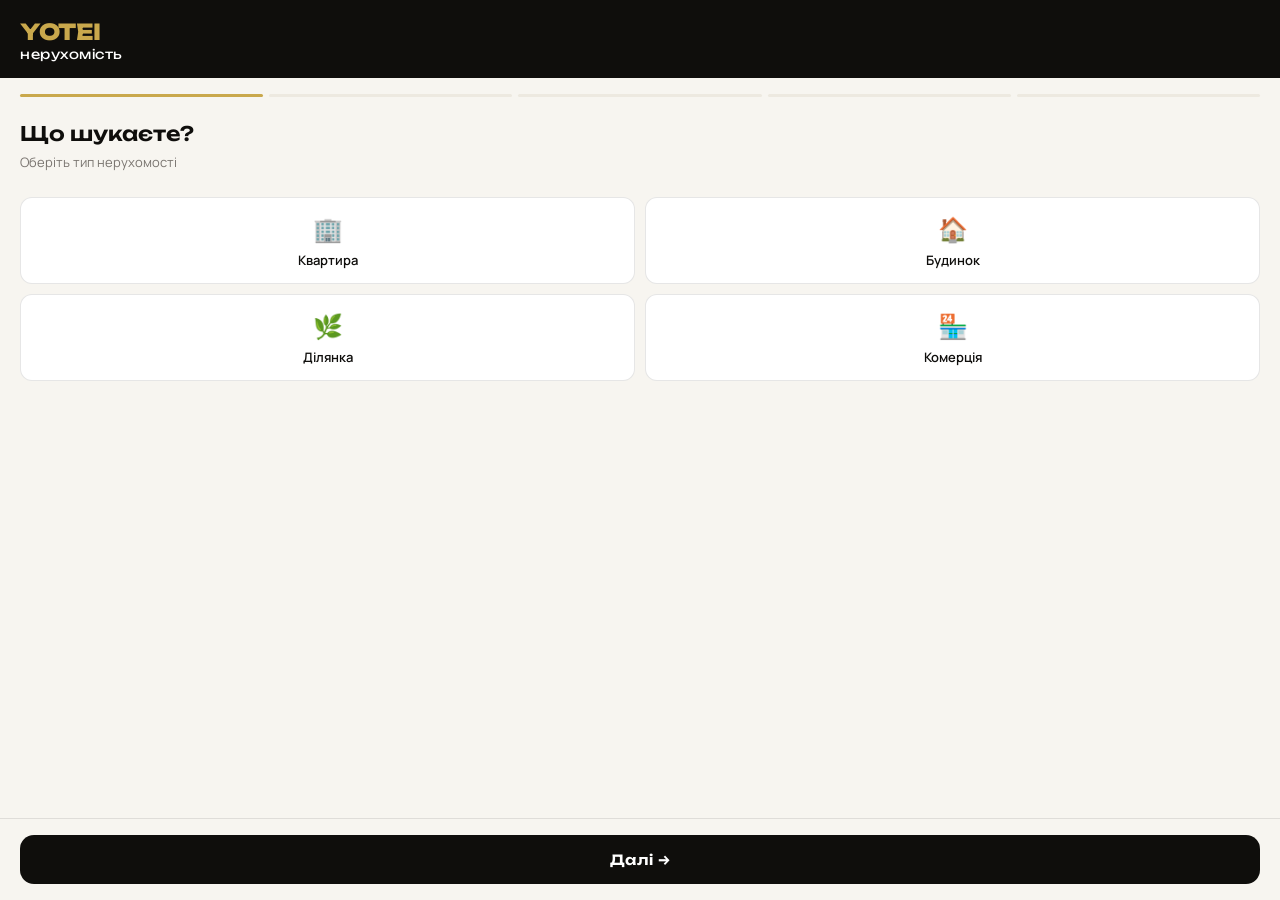
<file: index.html>
<!DOCTYPE html>
<html lang="uk">
<head>
<meta charset="UTF-8">
<meta name="viewport" content="width=device-width, initial-scale=1.0, maximum-scale=1.0">
<title>Yotei — Нерухомість</title>
<link rel="preconnect" href="https://fonts.googleapis.com">
<link href="https://fonts.googleapis.com/css2?family=Unbounded:wght@400;600;800&family=Manrope:wght@400;500;600&display=swap" rel="stylesheet">
<script src="https://telegram.org/js/telegram-web-app.js"></script>
<style>
  :root {
    --ink: #0f0e0c;
    --paper: #f7f5f0;
    --cream: #ede9e0;
    --accent: #c9a84c;
    --accent2: #2d6a4f;
    --muted: #7a7570;
    --card-bg: #ffffff;
    --border: rgba(15,14,12,.1);
    --radius: 16px;
    --shadow: 0 4px 24px rgba(15,14,12,.08);
  }
  * { box-sizing: border-box; margin: 0; padding: 0; -webkit-tap-highlight-color: transparent; }

  body {
    font-family: 'Manrope', sans-serif;
    background: var(--paper);
    color: var(--ink);
    min-height: 100vh;
    overflow-x: hidden;
  }

  /* ── HEADER ── */
  .header {
    background: var(--ink);
    padding: 18px 20px 16px;
    display: flex;
    align-items: center;
    gap: 12px;
    position: sticky;
    top: 0;
    z-index: 100;
  }
  .logo {
    font-family: 'Unbounded', sans-serif;
    font-size: 22px;
    font-weight: 800;
    color: var(--accent);
    letter-spacing: -0.5px;
  }
  .logo span { color: #fff; font-weight: 400; font-size: 13px; display: block; margin-top: 1px; letter-spacing: 0.5px; }

  /* ── STEPS ── */
  .steps-bar {
    display: flex;
    gap: 6px;
    padding: 16px 20px 0;
  }
  .step-dot {
    flex: 1;
    height: 3px;
    border-radius: 2px;
    background: var(--cream);
    transition: background .3s;
  }
  .step-dot.active { background: var(--accent); }
  .step-dot.done { background: var(--accent2); }

  /* ── SCREENS ── */
  .screen {
    display: none;
    padding: 24px 20px 100px;
    animation: fadeUp .3s ease;
  }
  .screen.active { display: block; }
  @keyframes fadeUp {
    from { opacity: 0; transform: translateY(16px); }
    to   { opacity: 1; transform: translateY(0); }
  }

  .screen-title {
    font-family: 'Unbounded', sans-serif;
    font-size: 20px;
    font-weight: 600;
    line-height: 1.3;
    margin-bottom: 6px;
    color: var(--ink);
  }
  .screen-sub {
    font-size: 13px;
    color: var(--muted);
    margin-bottom: 24px;
    line-height: 1.5;
  }

  /* ── OPTION CHIPS ── */
  .chip-grid {
    display: grid;
    grid-template-columns: 1fr 1fr;
    gap: 10px;
    margin-bottom: 24px;
  }
  .chip-grid.cols3 { grid-template-columns: 1fr 1fr 1fr; }
  .chip {
    border: 1.5px solid var(--border);
    background: var(--card-bg);
    border-radius: 12px;
    padding: 14px 12px;
    cursor: pointer;
    transition: all .2s;
    text-align: center;
    user-select: none;
  }
  .chip .chip-icon { font-size: 24px; display: block; margin-bottom: 6px; }
  .chip .chip-label { font-size: 13px; font-weight: 600; color: var(--ink); }
  .chip .chip-sub { font-size: 11px; color: var(--muted); margin-top: 2px; }
  .chip.selected {
    border-color: var(--accent);
    background: #fdf8ec;
  }
  .chip.selected .chip-label { color: var(--accent); }

  /* ── INPUTS ── */
  .field-group { margin-bottom: 20px; }
  .field-label {
    font-size: 12px;
    font-weight: 600;
    text-transform: uppercase;
    letter-spacing: 0.8px;
    color: var(--muted);
    margin-bottom: 8px;
    display: block;
  }
  input[type=text], input[type=number], select {
    width: 100%;
    background: var(--card-bg);
    border: 1.5px solid var(--border);
    border-radius: 12px;
    padding: 14px 16px;
    font-family: 'Manrope', sans-serif;
    font-size: 15px;
    color: var(--ink);
    outline: none;
    transition: border .2s;
    -webkit-appearance: none;
  }
  input:focus, select:focus { border-color: var(--accent); }

  .price-row { display: grid; grid-template-columns: 1fr 1fr; gap: 10px; }

  /* ── RANGE SLIDER ── */
  .range-wrap { position: relative; padding: 8px 0; }
  input[type=range] {
    -webkit-appearance: none;
    width: 100%;
    height: 4px;
    background: var(--cream);
    border-radius: 2px;
    outline: none;
    border: none;
    padding: 0;
  }
  input[type=range]::-webkit-slider-thumb {
    -webkit-appearance: none;
    width: 22px;
    height: 22px;
    border-radius: 50%;
    background: var(--accent);
    cursor: pointer;
    border: 3px solid #fff;
    box-shadow: 0 2px 8px rgba(201,168,76,.4);
  }
  .range-labels {
    display: flex;
    justify-content: space-between;
    font-size: 12px;
    color: var(--muted);
    margin-top: 6px;
  }
  .range-val {
    font-family: 'Unbounded', sans-serif;
    font-size: 18px;
    font-weight: 600;
    color: var(--accent);
    margin-bottom: 8px;
  }

  /* ── RESULTS / CARDS ── */
  .results-header {
    display: flex;
    justify-content: space-between;
    align-items: center;
    margin-bottom: 16px;
  }
  .results-count {
    font-family: 'Unbounded', sans-serif;
    font-size: 14px;
    font-weight: 600;
  }
  .filter-tag {
    background: var(--cream);
    border-radius: 20px;
    padding: 4px 10px;
    font-size: 11px;
    font-weight: 600;
    color: var(--muted);
  }

  /* ── PROPERTY CARD ── */
  .prop-card {
    background: var(--card-bg);
    border-radius: var(--radius);
    overflow: hidden;
    box-shadow: var(--shadow);
    margin-bottom: 16px;
    border: 1px solid var(--border);
    cursor: pointer;
    transition: transform .2s, box-shadow .2s;
    animation: fadeUp .3s ease both;
  }
  .prop-card:active { transform: scale(.98); }
  .prop-card:hover { box-shadow: 0 8px 32px rgba(15,14,12,.12); }
  .prop-img {
    width: 100%;
    height: 200px;
    object-fit: cover;
    display: block;
    background: var(--cream);
  }
  .prop-img-placeholder {
    width: 100%;
    height: 200px;
    background: linear-gradient(135deg, var(--cream) 0%, #e8e2d4 100%);
    display: flex;
    align-items: center;
    justify-content: center;
    font-size: 48px;
  }
  .prop-body { padding: 16px; }
  .prop-price {
    font-family: 'Unbounded', sans-serif;
    font-size: 20px;
    font-weight: 700;
    color: var(--ink);
    margin-bottom: 4px;
  }
  .prop-price span { font-size: 13px; font-weight: 400; color: var(--muted); }
  .prop-title {
    font-size: 15px;
    font-weight: 600;
    margin-bottom: 6px;
    color: var(--ink);
    line-height: 1.4;
  }
  .prop-location {
    font-size: 12px;
    color: var(--muted);
    margin-bottom: 12px;
    display: flex;
    align-items: center;
    gap: 4px;
  }
  .prop-tags {
    display: flex;
    gap: 6px;
    flex-wrap: wrap;
  }
  .prop-tag {
    background: var(--cream);
    border-radius: 8px;
    padding: 4px 10px;
    font-size: 12px;
    font-weight: 500;
    color: var(--ink);
  }
  .prop-tag.gold {
    background: #fdf8ec;
    color: var(--accent);
  }

  /* ── SEND BUTTON ── */
  .btn-send {
    position: fixed;
    bottom: 0;
    left: 0;
    right: 0;
    padding: 16px 20px calc(16px + env(safe-area-inset-bottom));
    background: var(--paper);
    border-top: 1px solid var(--border);
    z-index: 200;
  }
  .btn-primary {
    width: 100%;
    background: var(--ink);
    color: #fff;
    border: none;
    border-radius: 14px;
    padding: 16px;
    font-family: 'Unbounded', sans-serif;
    font-size: 14px;
    font-weight: 600;
    cursor: pointer;
    transition: all .2s;
    letter-spacing: 0.3px;
  }
  .btn-primary:active { transform: scale(.98); opacity: .9; }
  .btn-primary.accent { background: var(--accent); color: var(--ink); }
  .btn-primary:disabled { opacity: .4; }

  /* ── EMPTY ── */
  .empty-state {
    text-align: center;
    padding: 48px 20px;
  }
  .empty-icon { font-size: 48px; margin-bottom: 16px; }
  .empty-title { font-family: 'Unbounded', sans-serif; font-size: 16px; font-weight: 600; margin-bottom: 8px; }
  .empty-sub { font-size: 14px; color: var(--muted); line-height: 1.6; }

  /* ── SKELETON ── */
  .skeleton {
    background: linear-gradient(90deg, var(--cream) 25%, var(--paper) 50%, var(--cream) 75%);
    background-size: 200% 100%;
    animation: shimmer 1.5s infinite;
    border-radius: 8px;
  }
  @keyframes shimmer { to { background-position: -200% 0; } }
</style>
</head>
<body>

<div class="header">
  <div>
    <div class="logo">YOTEI<span>нерухомість</span></div>
  </div>
</div>

<div class="steps-bar" id="stepsBar">
  <div class="step-dot active" id="dot0"></div>
  <div class="step-dot" id="dot1"></div>
  <div class="step-dot" id="dot2"></div>
  <div class="step-dot" id="dot3"></div>
  <div class="step-dot" id="dot4"></div>
</div>

<!-- SCREEN 0: Тип нерухомості -->
<div class="screen active" id="screen0">
  <p class="screen-title">Що шукаєте?</p>
  <p class="screen-sub">Оберіть тип нерухомості</p>
  <div class="chip-grid">
    <div class="chip" data-value="apartment" onclick="selectType(this)">
      <span class="chip-icon">🏢</span>
      <div class="chip-label">Квартира</div>
    </div>
    <div class="chip" data-value="house" onclick="selectType(this)">
      <span class="chip-icon">🏠</span>
      <div class="chip-label">Будинок</div>
    </div>
    <div class="chip" data-value="land" onclick="selectType(this)">
      <span class="chip-icon">🌿</span>
      <div class="chip-label">Ділянка</div>
    </div>
    <div class="chip" data-value="commercial" onclick="selectType(this)">
      <span class="chip-icon">🏪</span>
      <div class="chip-label">Комерція</div>
    </div>
  </div>
</div>

<!-- SCREEN 1: Місто -->
<div class="screen" id="screen1">
  <p class="screen-title">Яке місто?</p>
  <p class="screen-sub">Введіть назву міста або оберіть</p>
  <div class="field-group">
    <input type="text" id="cityInput" placeholder="Наприклад: Харків" oninput="updateCity(this.value)">
  </div>
  <div class="chip-grid cols3">
    <div class="chip" onclick="setCity('Харків')"><div class="chip-label">Харків</div></div>
    <div class="chip" onclick="setCity('Київ')"><div class="chip-label">Київ</div></div>
    <div class="chip" onclick="setCity('Одеса')"><div class="chip-label">Одеса</div></div>
    <div class="chip" onclick="setCity('Львів')"><div class="chip-label">Львів</div></div>
    <div class="chip" onclick="setCity('Дніпро')"><div class="chip-label">Дніпро</div></div>
    <div class="chip" onclick="setCity('Запоріжжя')"><div class="chip-label">Запоріжжя</div></div>
  </div>
</div>

<!-- SCREEN 2: Бюджет -->
<div class="screen" id="screen2">
  <p class="screen-title">Ваш бюджет</p>
  <p class="screen-sub">Вкажіть максимальну суму</p>
  <div class="range-val" id="budgetVal">до 100 000 $</div>
  <div class="range-wrap">
    <input type="range" min="5000" max="500000" step="5000" value="100000"
           id="budgetRange" oninput="updateBudget(this.value)">
    <div class="range-labels"><span>5 000 $</span><span>500 000 $</span></div>
  </div>
  <div class="field-group" style="margin-top:24px">
    <label class="field-label">Або введіть точну суму</label>
    <div class="price-row">
      <input type="number" id="priceMin" placeholder="Від $" oninput="updateFilters()">
      <input type="number" id="priceMax" placeholder="До $" oninput="syncRange(this.value)">
    </div>
  </div>
</div>

<!-- SCREEN 3: Параметри -->
<div class="screen" id="screen3">
  <p class="screen-title">Параметри</p>
  <p class="screen-sub">Уточніть деталі (необов'язково)</p>

  <div class="field-group">
    <label class="field-label">Кімнат</label>
    <div class="chip-grid cols3" id="roomsGrid" style="margin-bottom:0">
      <div class="chip" data-value="1" onclick="selectRooms(this)"><div class="chip-label">1</div></div>
      <div class="chip" data-value="2" onclick="selectRooms(this)"><div class="chip-label">2</div></div>
      <div class="chip" data-value="3" onclick="selectRooms(this)"><div class="chip-label">3+</div></div>
    </div>
  </div>

  <div class="field-group">
    <label class="field-label">Мінімальна площа (м²)</label>
    <input type="number" id="areaMin" placeholder="Наприклад: 50" oninput="updateFilters()">
  </div>

  <div class="field-group">
    <label class="field-label">Стан</label>
    <select id="conditionSelect" onchange="updateFilters()">
      <option value="">Будь-який</option>
      <option value="Новобудова">Новобудова</option>
      <option value="Євроремонт">Євроремонт</option>
      <option value="Хороший">Хороший стан</option>
      <option value="Потребує ремонту">Потребує ремонту</option>
    </select>
  </div>
</div>

<!-- SCREEN 4: Результати -->
<div class="screen" id="screen4">
  <div class="results-header">
    <div class="results-count" id="resultsCount">Шукаємо...</div>
    <div class="filter-tag" id="filterTag"></div>
  </div>
  <div id="propList"></div>
</div>

<!-- Кнопка дії -->
<div class="btn-send">
  <button class="btn-primary" id="mainBtn" onclick="nextStep()">Далі →</button>
</div>

<script>
const tg = window.Telegram?.WebApp;
if (tg) { tg.expand(); tg.ready(); }

// ── Стан ──────────────────────────────────────────────────
let state = {
  step: 0,
  type: '',
  city: '',
  price_min: null,
  price_max: 100000,
  rooms: null,
  area_min: null,
  condition: '',
};
let properties = [];

// ── Навігація ─────────────────────────────────────────────
function goTo(step) {
  document.querySelectorAll('.screen').forEach((s,i) => s.classList.toggle('active', i===step));
  document.querySelectorAll('.step-dot').forEach((d,i) => {
    d.classList.toggle('active', i===step);
    d.classList.toggle('done', i<step);
  });
  state.step = step;
  updateBtn();
}

function nextStep() {
  const s = state.step;
  if (s === 0 && !state.type) return shake();
  if (s === 1 && !state.city) return shake();
  if (s === 3) { loadResults(); goTo(4); return; }
  if (s === 4) { sendToBot(); return; }
  goTo(s + 1);
}

function updateBtn() {
  const btn = document.getElementById('mainBtn');
  const labels = ['Далі →', 'Далі →', 'Далі →', 'Показати об\'єкти 🔍', 'Надіслати в бот ✓'];
  btn.textContent = labels[state.step];
  if (state.step === 4) btn.classList.add('accent');
  else btn.classList.remove('accent');
}

function shake() {
  const btn = document.getElementById('mainBtn');
  btn.style.transform = 'translateX(-8px)';
  setTimeout(() => btn.style.transform = 'translateX(8px)', 80);
  setTimeout(() => btn.style.transform = '', 160);
}

// ── Вибір типу ────────────────────────────────────────────
function selectType(el) {
  document.querySelectorAll('#screen0 .chip').forEach(c => c.classList.remove('selected'));
  el.classList.add('selected');
  state.type = el.dataset.value;
}

// ── Місто ─────────────────────────────────────────────────
function setCity(city) {
  state.city = city;
  document.getElementById('cityInput').value = city;
  document.querySelectorAll('#screen1 .chip').forEach(c => {
    c.classList.toggle('selected', c.querySelector('.chip-label')?.textContent === city);
  });
}
function updateCity(v) { state.city = v; }

// ── Бюджет ────────────────────────────────────────────────
function updateBudget(v) {
  state.price_max = parseInt(v);
  document.getElementById('budgetVal').textContent = `до ${formatNum(v)} $`;
  document.getElementById('priceMax').value = v;
}
function syncRange(v) {
  state.price_max = parseInt(v) || 100000;
  document.getElementById('budgetRange').value = state.price_max;
  document.getElementById('budgetVal').textContent = `до ${formatNum(state.price_max)} $`;
}

// ── Кімнати ───────────────────────────────────────────────
function selectRooms(el) {
  document.querySelectorAll('#roomsGrid .chip').forEach(c => c.classList.remove('selected'));
  if (state.rooms == el.dataset.value) { state.rooms = null; return; }
  el.classList.add('selected');
  state.rooms = el.dataset.value;
}

function updateFilters() {
  state.price_min = parseInt(document.getElementById('priceMin').value) || null;
  state.area_min = parseFloat(document.getElementById('areaMin').value) || null;
  state.condition = document.getElementById('conditionSelect').value;
}

// ── Завантаження об'єктів ─────────────────────────────────
async function loadResults() {
  const list = document.getElementById('propList');
  list.innerHTML = renderSkeletons(3);
  document.getElementById('resultsCount').textContent = 'Шукаємо...';

  try {
    const params = new URLSearchParams();
    if (state.type && state.type !== 'all') params.set('type', state.type);
    if (state.city) params.set('city', state.city);
    if (state.price_min) params.set('price_min', state.price_min);
    if (state.price_max) params.set('price_max', state.price_max);
    if (state.rooms) params.set('rooms', state.rooms);

    const API = window.YOTEI_API || 'http://localhost:8000';
    const res = await fetch(`${API}/public/properties?${params}`);
    properties = await res.json();
  } catch(e) {
    properties = getDemoProps();
  }

  renderResults();
}

function renderResults() {
  const list = document.getElementById('propList');
  const count = document.getElementById('resultsCount');
  const tag = document.getElementById('filterTag');

  count.textContent = `Знайдено: ${properties.length}`;
  tag.textContent = typeLabel(state.type);

  if (!properties.length) {
    list.innerHTML = `
      <div class="empty-state">
        <div class="empty-icon">🔍</div>
        <div class="empty-title">Нічого не знайдено</div>
        <div class="empty-sub">Спробуйте змінити параметри пошуку</div>
      </div>`;
    return;
  }

  list.innerHTML = properties.map((p, i) => `
    <div class="prop-card" style="animation-delay:${i*60}ms">
      ${p.photo
        ? `<img class="prop-img" src="${p.photo}" alt="${p.title}" loading="lazy">`
        : `<div class="prop-img-placeholder">${typeEmoji(p.type)}</div>`}
      <div class="prop-body">
        <div class="prop-price">${formatNum(p.price)} $ <span>~ ${formatNum(Math.round(p.price/p.area||0))}/м²</span></div>
        <div class="prop-title">${p.title}</div>
        <div class="prop-location">📍 ${p.city}${p.district ? ', '+p.district : ''}</div>
        <div class="prop-tags">
          ${p.area ? `<span class="prop-tag">📐 ${p.area} м²</span>` : ''}
          ${p.rooms ? `<span class="prop-tag">🛏 ${p.rooms} кімн.</span>` : ''}
          ${p.condition ? `<span class="prop-tag gold">${p.condition}</span>` : ''}
          ${p.floor ? `<span class="prop-tag">🏢 ${p.floor}/${p.total_floors} пов.</span>` : ''}
        </div>
      </div>
    </div>
  `).join('');
}

// ── Відправка в бот ───────────────────────────────────────
function sendToBot() {
  const payload = JSON.stringify({
    type: state.type,
    city: state.city,
    price_min: state.price_min,
    price_max: state.price_max,
    rooms: state.rooms,
    area_min: state.area_min,
    condition: state.condition,
  });

  if (tg) {
    tg.sendData(payload);
    tg.close();
  } else {
    alert('Фільтри: ' + payload);
  }
}

// ── Helpers ───────────────────────────────────────────────
function formatNum(n) { return Number(n).toLocaleString('uk-UA'); }

function typeLabel(t) {
  const m = {apartment:'Квартири', house:'Будинки', land:'Ділянки', commercial:'Комерція'};
  return m[t] || 'Всі типи';
}
function typeEmoji(t) {
  const m = {apartment:'🏢', house:'🏠', land:'🌿', commercial:'🏪'};
  return m[t] || '🏠';
}

function renderSkeletons(n) {
  return Array(n).fill(0).map(() => `
    <div class="prop-card">
      <div class="skeleton" style="height:200px;border-radius:0"></div>
      <div class="prop-body">
        <div class="skeleton" style="height:24px;width:60%;margin-bottom:8px"></div>
        <div class="skeleton" style="height:16px;width:80%;margin-bottom:12px"></div>
        <div class="skeleton" style="height:12px;width:40%"></div>
      </div>
    </div>
  `).join('');
}

function getDemoProps() {
  return [
    {id:1, title:'2-кімнатна на Салтівці', type:'apartment', price:45000, city:'Харків', district:'Салтівка', area:52, rooms:2, floor:5, total_floors:9, condition:'Хороший', photo:'https://images.unsplash.com/photo-1502672260266-1c1ef2d93688?w=600'},
    {id:2, title:'Будинок з садом', type:'house', price:95000, city:'Харків', district:'Харківський р-н', area:120, rooms:4, condition:'Відмінний', photo:'https://images.unsplash.com/photo-1568605114967-8130f3a36994?w=600'},
    {id:3, title:'Студія в центрі', type:'apartment', price:38000, city:'Харків', district:'Центр', area:35, rooms:1, floor:8, total_floors:12, condition:'Євроремонт', photo:'https://images.unsplash.com/photo-1522708323590-d24dbb6b0267?w=600'},
  ];
}

// ── Init ──────────────────────────────────────────────────
updateBtn();
if (tg && tg.themeParams?.bg_color) {
  document.documentElement.style.setProperty('--paper', tg.themeParams.bg_color);
}
</script>
</body>
</html>
</file>
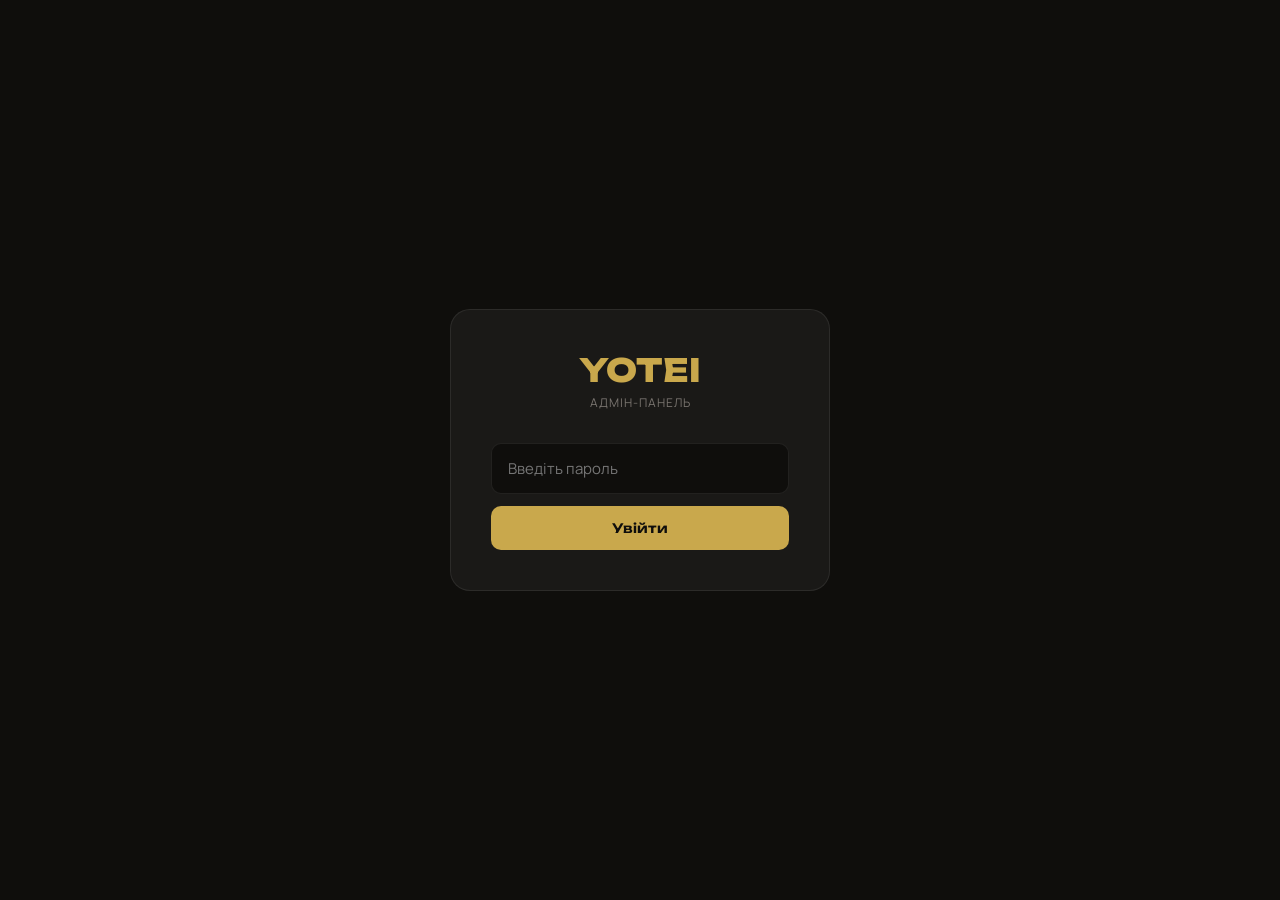
<file: index1.html>
<!DOCTYPE html>
<html lang="uk">
<head>
<meta charset="UTF-8">
<meta name="viewport" content="width=device-width, initial-scale=1.0">
<title>Yotei Admin</title>
<link rel="preconnect" href="https://fonts.googleapis.com">
<link href="https://fonts.googleapis.com/css2?family=Unbounded:wght@400;600;800&family=Manrope:wght@400;500;600&display=swap" rel="stylesheet">
<style>
  :root {
    --bg: #0f0e0c;
    --surface: #1a1917;
    --surface2: #242220;
    --border: rgba(255,255,255,.08);
    --text: #f0ede6;
    --muted: #7a7570;
    --accent: #c9a84c;
    --green: #2d6a4f;
    --green-l: #52b788;
    --red: #c1121f;
    --red-l: #ff6b6b;
    --radius: 12px;
  }
  * { box-sizing: border-box; margin: 0; padding: 0; }
  body { font-family: 'Manrope', sans-serif; background: var(--bg); color: var(--text); min-height: 100vh; }

  /* ── LOGIN ── */
  #loginScreen {
    min-height: 100vh;
    display: flex;
    align-items: center;
    justify-content: center;
    padding: 20px;
  }
  .login-box {
    background: var(--surface);
    border: 1px solid var(--border);
    border-radius: 20px;
    padding: 40px;
    width: 100%;
    max-width: 380px;
    text-align: center;
  }
  .login-logo {
    font-family: 'Unbounded', sans-serif;
    font-size: 32px;
    font-weight: 800;
    color: var(--accent);
    margin-bottom: 4px;
  }
  .login-sub { font-size: 12px; color: var(--muted); margin-bottom: 32px; letter-spacing: 1px; text-transform: uppercase; }
  .login-input {
    width: 100%;
    background: var(--bg);
    border: 1px solid var(--border);
    border-radius: 10px;
    padding: 14px 16px;
    color: var(--text);
    font-family: 'Manrope', sans-serif;
    font-size: 15px;
    margin-bottom: 12px;
    outline: none;
    transition: border .2s;
  }
  .login-input:focus { border-color: var(--accent); }
  .login-btn {
    width: 100%;
    background: var(--accent);
    color: #0f0e0c;
    border: none;
    border-radius: 10px;
    padding: 14px;
    font-family: 'Unbounded', sans-serif;
    font-size: 13px;
    font-weight: 600;
    cursor: pointer;
    transition: opacity .2s;
  }
  .login-btn:hover { opacity: .9; }
  .login-err { color: var(--red-l); font-size: 13px; margin-top: 10px; display: none; }

  /* ── APP ── */
  #app { display: none; }

  /* ── SIDEBAR ── */
  .layout { display: flex; min-height: 100vh; }
  .sidebar {
    width: 220px;
    background: var(--surface);
    border-right: 1px solid var(--border);
    padding: 24px 0;
    position: fixed;
    top: 0; left: 0; bottom: 0;
    display: flex;
    flex-direction: column;
  }
  .sidebar-logo {
    font-family: 'Unbounded', sans-serif;
    font-size: 20px;
    font-weight: 800;
    color: var(--accent);
    padding: 0 20px 24px;
    border-bottom: 1px solid var(--border);
    margin-bottom: 16px;
  }
  .sidebar-logo span { display: block; font-size: 10px; color: var(--muted); font-weight: 400; letter-spacing: 1px; text-transform: uppercase; margin-top: 2px; }
  .nav-item {
    display: flex;
    align-items: center;
    gap: 10px;
    padding: 11px 20px;
    font-size: 14px;
    font-weight: 500;
    color: var(--muted);
    cursor: pointer;
    border-radius: 8px;
    margin: 2px 8px;
    transition: all .2s;
  }
  .nav-item:hover { background: var(--surface2); color: var(--text); }
  .nav-item.active { background: var(--surface2); color: var(--accent); }
  .nav-icon { font-size: 16px; width: 20px; text-align: center; }

  /* ── MAIN ── */
  .main { margin-left: 220px; padding: 32px; flex: 1; }
  .page { display: none; }
  .page.active { display: block; }

  .page-title {
    font-family: 'Unbounded', sans-serif;
    font-size: 22px;
    font-weight: 700;
    margin-bottom: 24px;
    color: var(--text);
  }

  /* ── STAT CARDS ── */
  .stats-grid {
    display: grid;
    grid-template-columns: repeat(3, 1fr);
    gap: 16px;
    margin-bottom: 32px;
  }
  .stat-card {
    background: var(--surface);
    border: 1px solid var(--border);
    border-radius: var(--radius);
    padding: 20px;
  }
  .stat-label { font-size: 12px; color: var(--muted); text-transform: uppercase; letter-spacing: .8px; margin-bottom: 8px; }
  .stat-val { font-family: 'Unbounded', sans-serif; font-size: 28px; font-weight: 700; color: var(--accent); }

  /* ── TABLE ── */
  .table-wrap {
    background: var(--surface);
    border: 1px solid var(--border);
    border-radius: var(--radius);
    overflow: hidden;
  }
  .table-header {
    display: flex;
    justify-content: space-between;
    align-items: center;
    padding: 16px 20px;
    border-bottom: 1px solid var(--border);
  }
  .table-title { font-size: 15px; font-weight: 600; }
  table { width: 100%; border-collapse: collapse; }
  th {
    text-align: left;
    padding: 12px 20px;
    font-size: 11px;
    text-transform: uppercase;
    letter-spacing: .8px;
    color: var(--muted);
    border-bottom: 1px solid var(--border);
  }
  td {
    padding: 14px 20px;
    font-size: 13px;
    border-bottom: 1px solid var(--border);
    vertical-align: middle;
  }
  tr:last-child td { border-bottom: none; }
  tr:hover td { background: var(--surface2); }

  /* ── BADGE ── */
  .badge {
    display: inline-block;
    padding: 3px 10px;
    border-radius: 6px;
    font-size: 11px;
    font-weight: 600;
    text-transform: uppercase;
    letter-spacing: .5px;
  }
  .badge-green { background: rgba(82,183,136,.15); color: var(--green-l); }
  .badge-red { background: rgba(255,107,107,.12); color: var(--red-l); }

  /* ── BTN ── */
  .btn {
    display: inline-flex;
    align-items: center;
    gap: 6px;
    padding: 8px 14px;
    border-radius: 8px;
    font-size: 13px;
    font-weight: 600;
    cursor: pointer;
    border: none;
    transition: all .15s;
    font-family: 'Manrope', sans-serif;
  }
  .btn-accent { background: var(--accent); color: #0f0e0c; }
  .btn-accent:hover { opacity: .9; }
  .btn-ghost { background: var(--surface2); color: var(--text); border: 1px solid var(--border); }
  .btn-danger { background: rgba(193,18,31,.15); color: var(--red-l); }
  .btn-danger:hover { background: rgba(193,18,31,.25); }
  .btn-sm { padding: 5px 10px; font-size: 12px; }

  /* ── MODAL ── */
  .modal-overlay {
    position: fixed; inset: 0;
    background: rgba(0,0,0,.7);
    display: none;
    align-items: center;
    justify-content: center;
    z-index: 1000;
  }
  .modal-overlay.open { display: flex; }
  .modal {
    background: var(--surface);
    border: 1px solid var(--border);
    border-radius: 16px;
    padding: 28px;
    width: 100%;
    max-width: 560px;
    max-height: 90vh;
    overflow-y: auto;
  }
  .modal-title {
    font-family: 'Unbounded', sans-serif;
    font-size: 16px;
    font-weight: 600;
    margin-bottom: 20px;
  }
  .modal-footer {
    display: flex;
    gap: 10px;
    justify-content: flex-end;
    margin-top: 24px;
    padding-top: 16px;
    border-top: 1px solid var(--border);
  }

  /* ── FORM ── */
  .form-grid { display: grid; grid-template-columns: 1fr 1fr; gap: 14px; }
  .form-group { display: flex; flex-direction: column; gap: 6px; }
  .form-group.full { grid-column: 1 / -1; }
  .form-label { font-size: 11px; text-transform: uppercase; letter-spacing: .7px; color: var(--muted); }
  .form-input, .form-select, .form-textarea {
    background: var(--bg);
    border: 1px solid var(--border);
    border-radius: 8px;
    padding: 10px 12px;
    color: var(--text);
    font-family: 'Manrope', sans-serif;
    font-size: 13px;
    outline: none;
    width: 100%;
  }
  .form-input:focus, .form-select:focus, .form-textarea:focus { border-color: var(--accent); }
  .form-textarea { resize: vertical; min-height: 80px; }

  .prop-thumb {
    width: 56px;
    height: 42px;
    object-fit: cover;
    border-radius: 6px;
  }

  .toast {
    position: fixed;
    bottom: 24px;
    right: 24px;
    background: var(--surface);
    border: 1px solid var(--border);
    border-left: 3px solid var(--accent);
    border-radius: 10px;
    padding: 14px 18px;
    font-size: 13px;
    font-weight: 500;
    z-index: 9999;
    transform: translateY(80px);
    opacity: 0;
    transition: all .3s;
    min-width: 220px;
  }
  .toast.show { transform: translateY(0); opacity: 1; }
  .toast.err { border-left-color: var(--red-l); }
</style>
</head>
<body>

<!-- ── LOGIN ── -->
<div id="loginScreen">
  <div class="login-box">
    <div class="login-logo">YOTEI</div>
    <div class="login-sub">Адмін-панель</div>
    <input class="login-input" type="password" id="pwdInput" placeholder="Введіть пароль" onkeydown="if(event.key==='Enter')doLogin()">
    <button class="login-btn" onclick="doLogin()">Увійти</button>
    <div class="login-err" id="loginErr">Невірний пароль</div>
  </div>
</div>

<!-- ── APP ── -->
<div id="app">
  <div class="layout">
    <!-- Sidebar -->
    <div class="sidebar">
      <div class="sidebar-logo">YOTEI<span>Admin</span></div>
      <div class="nav-item active" onclick="showPage('dashboard', this)">
        <span class="nav-icon">📊</span> Дашборд
      </div>
      <div class="nav-item" onclick="showPage('properties', this)">
        <span class="nav-icon">🏠</span> Об'єкти
      </div>
      <div style="margin-top:auto; padding: 16px 20px; font-size:11px; color:var(--muted)">
        © 2024 Yotei
      </div>
    </div>

    <!-- Main -->
    <div class="main">

      <!-- DASHBOARD -->
      <div class="page active" id="page-dashboard">
        <div class="page-title">Дашборд</div>
        <div class="stats-grid">
          <div class="stat-card">
            <div class="stat-label">Активні об'єкти</div>
            <div class="stat-val" id="statProps">—</div>
          </div>
          <div class="stat-card">
            <div class="stat-label">Користувачі</div>
            <div class="stat-val" id="statUsers">—</div>
          </div>
          <div class="stat-card">
            <div class="stat-label">Вподобання</div>
            <div class="stat-val" id="statLiked">—</div>
          </div>
        </div>
        <div class="table-wrap">
          <div class="table-header">
            <div class="table-title">Останні об'єкти</div>
            <button class="btn btn-accent" onclick="openModal()">+ Додати</button>
          </div>
          <table id="dashTable">
            <thead><tr><th>Фото</th><th>Назва</th><th>Ціна</th><th>Місто</th></tr></thead>
            <tbody id="dashTbody"></tbody>
          </table>
        </div>
      </div>

      <!-- PROPERTIES -->
      <div class="page" id="page-properties">
        <div class="page-title">Об'єкти нерухомості</div>
        <div class="table-wrap">
          <div class="table-header">
            <div class="table-title">Всі об'єкти</div>
            <button class="btn btn-accent" onclick="openModal()">+ Додати</button>
          </div>
          <table>
            <thead><tr><th>Фото</th><th>Назва</th><th>Тип</th><th>Ціна</th><th>Місто</th><th>Дії</th></tr></thead>
            <tbody id="propsTbody"></tbody>
          </table>
        </div>
      </div>
    </div>
  </div>
</div>

<!-- ── MODAL ── -->
<div class="modal-overlay" id="modalOverlay">
  <div class="modal">
    <div class="modal-title">Новий об'єкт</div>
    <input type="hidden" id="editId">
    <div class="form-grid">
      <div class="form-group full">
        <label class="form-label">Назва *</label>
        <input class="form-input" id="fTitle" placeholder="2-кімнатна квартира">
      </div>
      <div class="form-group">
        <label class="form-label">Тип</label>
        <select class="form-select" id="fType">
          <option value="apartment">Квартира</option>
          <option value="house">Будинок</option>
          <option value="land">Ділянка</option>
        </select>
      </div>
      <div class="form-group">
        <label class="form-label">Ціна ($) *</label>
        <input class="form-input" type="number" id="fPrice">
      </div>
      <div class="form-group">
        <label class="form-label">Місто *</label>
        <input class="form-input" id="fCity">
      </div>
      <div class="form-group">
        <label class="form-label">Район</label>
        <input class="form-input" id="fDistrict">
      </div>
      <div class="form-group">
        <label class="form-label">Площа</label>
        <input class="form-input" type="number" id="fArea">
      </div>
      <div class="form-group">
        <label class="form-label">Кімнат</label>
        <input class="form-input" type="number" id="fRooms">
      </div>
      <div class="form-group">
        <label class="form-label">Поверх</label>
        <input class="form-input" type="number" id="fFloor">
      </div>
      <div class="form-group full">
        <label class="form-label">Фото (URL)</label>
        <input class="form-input" id="fPhoto">
      </div>
    </div>
    <div class="modal-footer">
      <button class="btn btn-ghost" onclick="closeModal()">Скасувати</button>
      <button class="btn btn-accent" onclick="saveProp()">Зберегти</button>
    </div>
  </div>
</div>

<div class="toast" id="toast"></div>

<script>
const API = "http://localhost:8000";
let authToken = null;

function doLogin() {
  const pwd = document.getElementById('pwdInput').value;
  if (!pwd) return alert('Введіть пароль');
  
  fetch(`${API}/auth/login`, {
    method: 'POST',
    headers: { 'Content-Type': 'application/json' },
    body: JSON.stringify({ password: pwd })
  })
  .then(r => r.json())
  .then(data => {
    if (data.ok) {
      authToken = data.token;
      document.getElementById('loginScreen').style.display = 'none';
      document.getElementById('app').style.display = 'block';
      loadDashboard();
    } else {
      document.getElementById('loginErr').style.display = 'block';
    }
  })
  .catch(e => alert('Помилка: ' + e));
}

function showPage(name, el) {
  document.querySelectorAll('.page').forEach(p => p.classList.remove('active'));
  document.querySelectorAll('.nav-item').forEach(n => n.classList.remove('active'));
  document.getElementById('page-' + name).classList.add('active');
  if (el) el.classList.add('active');
  
  if (name === 'dashboard') loadDashboard();
  else if (name === 'properties') loadProperties();
}

async function loadDashboard() {
  try {
    const res = await fetch(`${API}/stats`, {
      headers: { 'Authorization': `Bearer ${authToken}` }
    });
    const data = await res.json();
    document.getElementById('statProps').textContent = data.properties || 0;
    document.getElementById('statUsers').textContent = data.users || 0;
    document.getElementById('statLiked').textContent = data.liked || 0;
    
    const props = await fetch(`${API}/properties`, {
      headers: { 'Authorization': `Bearer ${authToken}` }
    }).then(r => r.json());
    
    const html = props.slice(0, 5).map(p => `
      <tr>
        <td><img class="prop-thumb" src="${p.photo || ''}" alt=""></td>
        <td>${p.title}</td>
        <td>$${p.price}</td>
        <td>${p.city}</td>
      </tr>
    `).join('');
    document.getElementById('dashTbody').innerHTML = html;
  } catch (e) {
    showToast('Помилка загрузки', true);
  }
}

async function loadProperties() {
  try {
    const props = await fetch(`${API}/properties`, {
      headers: { 'Authorization': `Bearer ${authToken}` }
    }).then(r => r.json());
    
    const html = props.map(p => `
      <tr>
        <td><img class="prop-thumb" src="${p.photo || ''}" alt=""></td>
        <td>${p.title}</td>
        <td>${p.type}</td>
        <td>$${p.price}</td>
        <td>${p.city}</td>
        <td>
          <button class="btn btn-ghost btn-sm" onclick="editProp(${p.id});">Редагувати</button>
          <button class="btn btn-danger btn-sm" onclick="delProp(${p.id});">Видалити</button>
        </td>
      </tr>
    `).join('');
    document.getElementById('propsTbody').innerHTML = html;
  } catch (e) {
    showToast('Помилка загрузки', true);
  }
}

function openModal() {
  document.getElementById('editId').value = '';
  document.querySelectorAll('.form-input').forEach(f => f.value = '');
  document.querySelectorAll('.form-select').forEach(f => f.value = 'apartment');
  document.getElementById('modalOverlay').classList.add('open');
}

function closeModal() {
  document.getElementById('modalOverlay').classList.remove('open');
}

function saveProp() {
  const data = {
    title: document.getElementById('fTitle').value,
    type: document.getElementById('fType').value,
    price: parseInt(document.getElementById('fPrice').value) || 0,
    city: document.getElementById('fCity').value,
    district: document.getElementById('fDistrict').value,
    area: parseFloat(document.getElementById('fArea').value) || null,
    rooms: parseInt(document.getElementById('fRooms').value) || null,
    floor: parseInt(document.getElementById('fFloor').value) || null,
    photo: document.getElementById('fPhoto').value,
  };
  
  if (!data.title || !data.price || !data.city) {
    showToast('Заповніть обов\'язкові поля', true);
    return;
  }
  
  const url = `${API}/properties`;
  fetch(url, {
    method: 'POST',
    headers: {
      'Content-Type': 'application/json',
      'Authorization': `Bearer ${authToken}`
    },
    body: JSON.stringify(data)
  })
  .then(r => r.json())
  .then(d => {
    if (d.ok) {
      showToast('Об\'єкт створено');
      closeModal();
      loadProperties();
      loadDashboard();
    }
  })
  .catch(e => showToast('Помилка', true));
}

function editProp(id) {
  document.getElementById('editId').value = id;
  openModal();
}

function delProp(id) {
  if (!confirm('Видалити об\'єкт?')) return;
  
  fetch(`${API}/properties/${id}`, {
    method: 'DELETE',
    headers: { 'Authorization': `Bearer ${authToken}` }
  })
  .then(r => r.json())
  .then(d => {
    if (d.ok) {
      showToast('Об\'єкт видалено');
      loadProperties();
      loadDashboard();
    }
  })
  .catch(e => showToast('Помилка', true));
}

function showToast(msg, isErr = false) {
  const toast = document.getElementById('toast');
  toast.textContent = msg;
  toast.classList.toggle('err', isErr);
  toast.classList.add('show');
  setTimeout(() => toast.classList.remove('show'), 3000);
}

document.getElementById('modalOverlay').addEventListener('click', (e) => {
  if (e.target.id === 'modalOverlay') closeModal();
});
</script>

</body>
</html>
</file>
